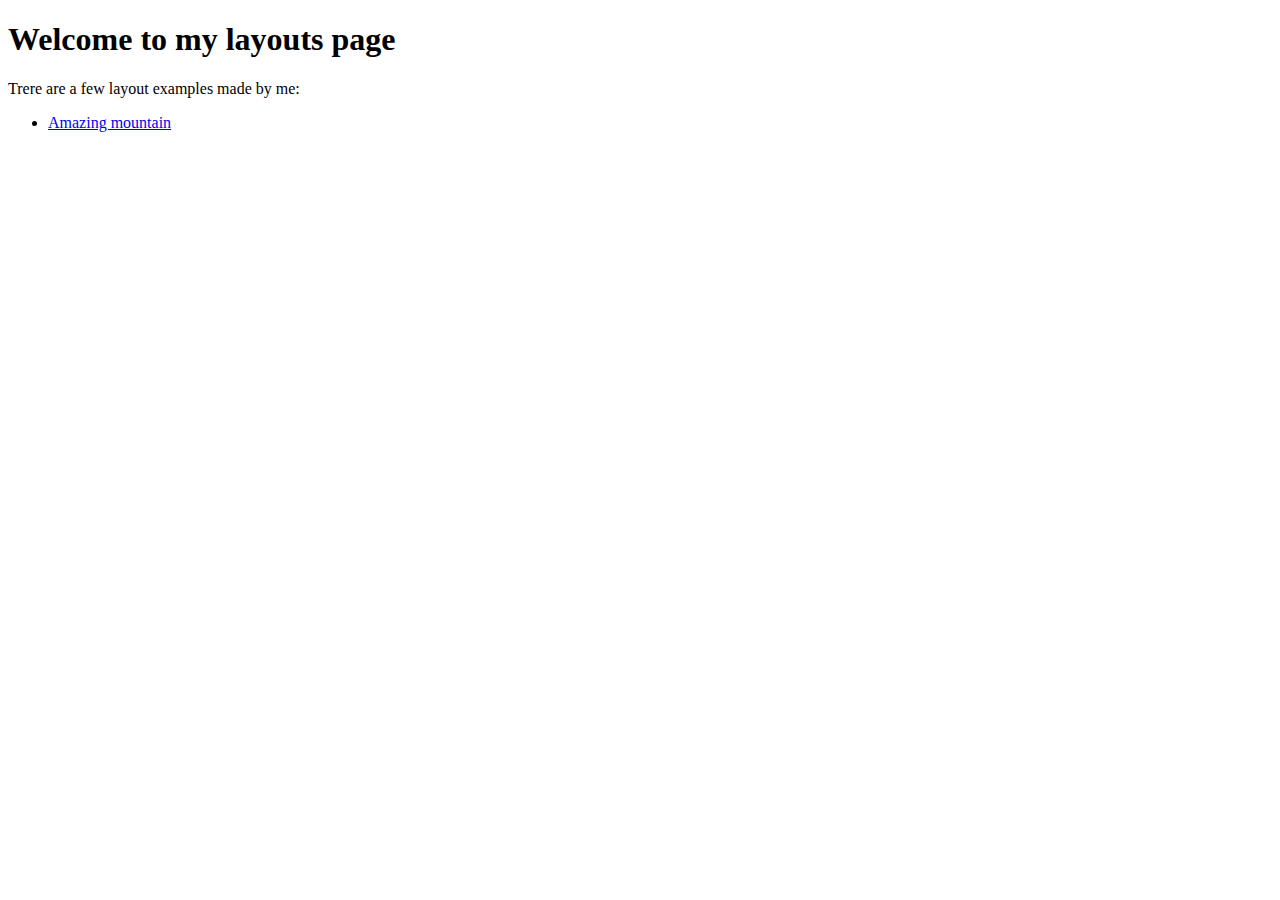
<file: index.html>
<!DOCTYPE html>
<html lang="en">

<head>
    <meta charset="UTF-8">
    <meta name="viewport" content="width=device-width, initial-scale=1.0">
    <title>Web layouts</title>
</head>

<body>
    <h1>Welcome to my layouts page</h1>
    Trere are a few layout examples made by me:
    <ul>
        <li>
            <a href="amazing-mountain/">Amazing mountain</a>
        </li>
    </ul>
</body>

</html>
</file>
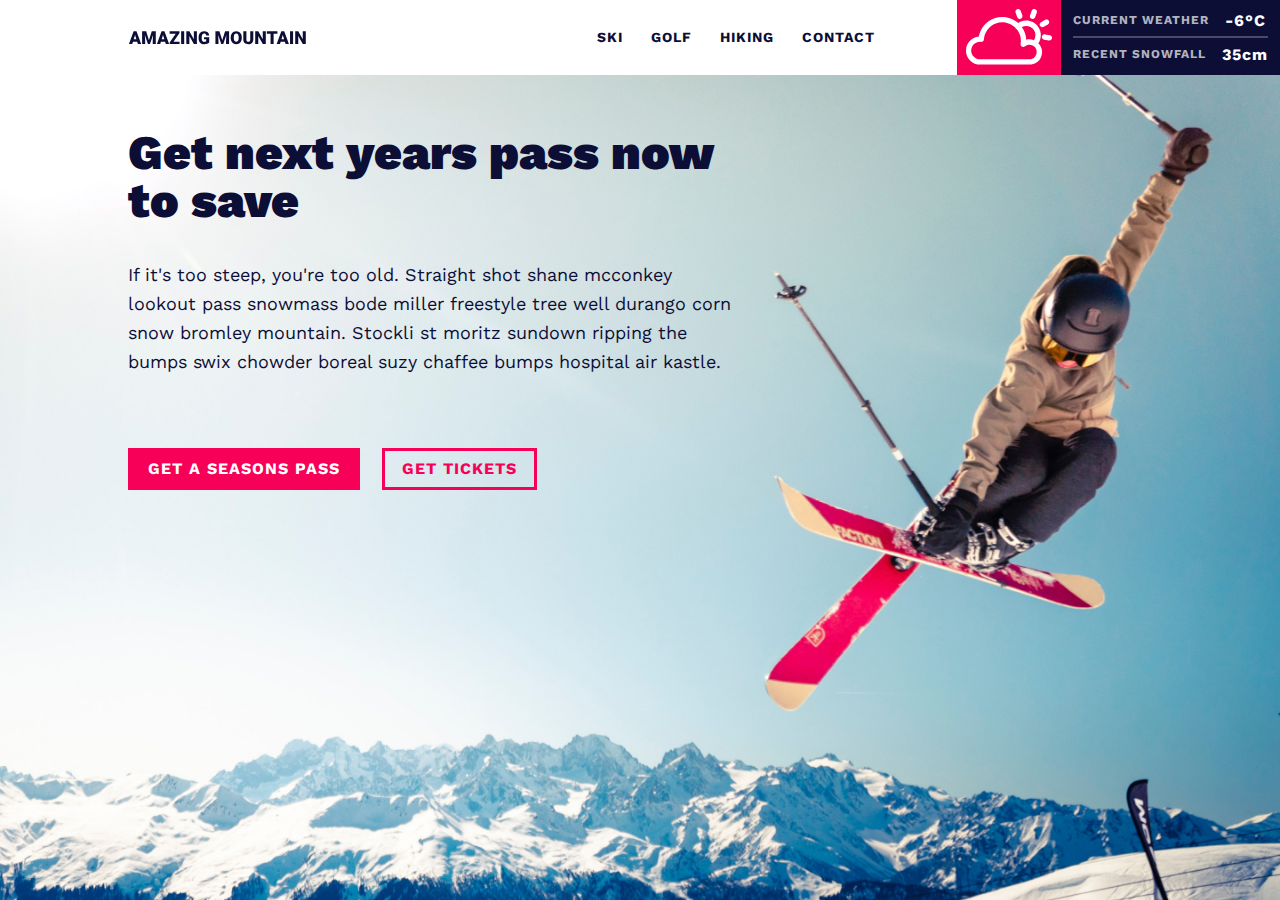
<file: amazing-mountain/index.html>
<!DOCTYPE html>
<html lang="en">

<head>
    <meta charset="UTF-8">
    <meta name="viewport" content="width=device-width, initial-scale=1.0">
    <title>Amazin mountain</title>
    <!-- Google fonts -->
    <link href="https://fonts.googleapis.com/css2?family=Work+Sans:wght@400;700;900&display=swap" rel="stylesheet">

    <!-- My CSS -->
    <link rel="stylesheet" href="css/index.css">
</head>

<body>
    <div class="wraper">
        <header>
            <img src="images/logo.svg" alt="" class="logo">

            <nav class="nav">
                <ul class="nav__list">
                    <li class="nav__list-item"><a href="#" class="nav__link">Ski</a></li>
                    <li class="nav__list-item"><a href="#" class="nav__link">Golf</a></li>
                    <li class="nav__list-item"><a href="#" class="nav__link">Hiking</a></li>
                    <li class="nav__list-item"><a href="#" class="nav__link">Contact</a></li>
                </ul>
            </nav>

            <div class="weather">
                <div class="weather__icon">
                    <img src="images/weather-icon.svg" alt="current weather is partially cloudy">
                </div>
                <p class="weather__info">
                    Current weather <span>-6°C</span>
                </p>
                <p class="weather__info">
                    recent snowfall <span>35cm</span>
                </p>
            </div>
        </header>

        <main class="main main--ski">
            <h1 class="main__title">Get next years pass now to save</h1>
            <p class="main__intro">If it's too steep, you're too old. Straight shot shane mcconkey lookout pass snowmass bode miller freestyle tree well durango corn snow bromley mountain. Stockli st moritz sundown ripping the bumps swix chowder boreal suzy chaffee bumps hospital
                air kastle.</p>
            <div class="btn__block">
                <a href="" class="btn btn--primary">Get a seasons pass</a>
                <a href="" class="btn btn-outline">Get tickets</a>
            </div>
        </main>
    </div>
</body>

</html>
</file>
<file: amazing-mountain/css/index.css>
*,
*::before,
*::after {
  padding: 0;
  margin: 0;
  box-sizing: border-box;
}

:root {
  --clr-primary: #F70058;
  --clr-dark: #0C0E36;
  --clr-light: #FFF;
  --fw-normal: 400;
  --fw-bold: 700;
  --fw-black: 900;
  --grid: minmax(1em, 10%) minmax(10rem, 22ch) minmax(10rem, 33ch) minmax(1em, 3fr) max-content;
}

body {
  margin: 0 auto;
  font-family: 'Work Sans', sans-serif;
  font-size: 1.125rem;
  color: var(--clr-dark);
  line-height: 1.6;
  max-width: 1443px;
  max-height: 1000px;
}

.wraper {
  height: 100%;
  background-image: url(../images/skiier.jpg);
  background-size: cover;
  background-position: left bottom;
}

h1,
h2,
h3 {
  line-height: 1;
}

p {
  margin-top: 0;
}

.btn {
  cursor: pointer;
  display: inline-block;
  font-size: 1rem;
  padding: .5em 1.25em;
  text-transform: uppercase;
  letter-spacing: 1px;
  text-decoration: none;
  font-weight: var(--fw-bold);
  margin-bottom: .75em;
  margin-right: 1em;
}

.btn--primary {
  background-color: var(--clr-primary);
  color: var(--clr-light);
}

.btn--primary:hover {
  background-color: var(--clr-dark);
}

.btn-outline {
  outline: 3px solid var(--clr-primary);
  outline-offset: -3px;
  color: var(--clr-primary);
}

.btn-outline:hover {
  background: var(--clr-dark);
  outline-color: var(--clr-dark);
  color: var(--clr-light);
}

header {
  background-color: var(--clr-light);
  text-align: center;
}

.logo {
  margin-top: 1em;
}

.nav__list {
  display: flex;
  justify-content: space-between;
  max-width: 35rem;
  margin: 0 auto;
  /* margin-top: 1em; */
  padding: 1em;
  list-style: none;
  font-size: 0.875rem;
  text-transform: uppercase;
  font-weight: var(--fw-bold);
  letter-spacing: 1px;
}

.nav__list-item {
  margin-left: 1em;
  margin-right: 1em;
}

.nav__link {
  text-decoration: none;
  color: inherit;
}

.nav__link:hover {
  color: var(--clr-primary);
}

.weather {
  display: grid;
  grid-template-columns: min-content 1fr;
  background: var(--clr-dark);
  color: var(--clr-light);
  width: max-content;
  margin: .5em auto -1em;
  position: relative;
  z-index: 1;
}

.weather__icon {
  grid-row: span 2;
  background-color: var(--clr-primary);
  padding: .5em;
  display: flex;
}

.weather__info {
  margin: 0;
  margin-left: .75rem;
  text-align: left;
  color: rgba(255, 255, 255, 0.7);
  text-transform: uppercase;
  font-weight: var(--fw-bold);
  letter-spacing: 1px;
  font-size: .75rem;
  display: flex;
  align-items: center;
}

.weather__info span {
  color: var(--clr-light);
  margin-right: .75rem;
  font-size: 1rem;
  text-transform: none;
  margin-left: 1em;
}

.weather__info:first-of-type {
  margin-top: .5rem;
  margin-bottom: .5rem;
  position: relative;
}

.weather__info:first-of-type::after {
  content: '';
  position: absolute;
  background: var(--clr-light);
  opacity: .25;
  height: 2px;
  width: calc(100% - .75rem);
  bottom: -.25rem;
}

.weather__info:last-of-type {
  margin-bottom: .5rem;
}

.main {
  padding: 3em 1em 10rem;
}

.main__title {
  line-height: 1;
  font-weight: var(--fw-black);
  font-size: 3rem;
  margin-bottom: .75em;
}

.main__intro {
  margin-bottom: 4em;
}

@media (min-width: 700px) {
  html,
  body {
    height: 100%;
  }
  .main {
    display: grid;
    grid-template-columns: var(--grid);
    justify-items: start;
    padding-left: 0;
    padding-right: 0;
  }
  .main>* {
    grid-column: 2 / 4;
  }
  .wraper {
    background-position: left bottom;
  }
}

@media (min-width: 1000px) {
  header {
    display: grid;
    grid-template-columns: var(--grid);
    align-items: center;
  }
  .logo,
  .nav,
  .weather {
    grid-row: 1;
    margin: 0;
  }
  .logo {
    grid-column: 2;
  }
  .nav {
    grid-column: 2 / 5;
    justify-self: end;
    margin-right: 3em;
  }
  .weather {
    grid-column: -2 / -1;
    justify-self: end;
    margin: 0;
  }
}

@media (min-width: 1200px) {
  .wraper {
    background-position: center right;
  }
}


}

}

}

}
</file>
